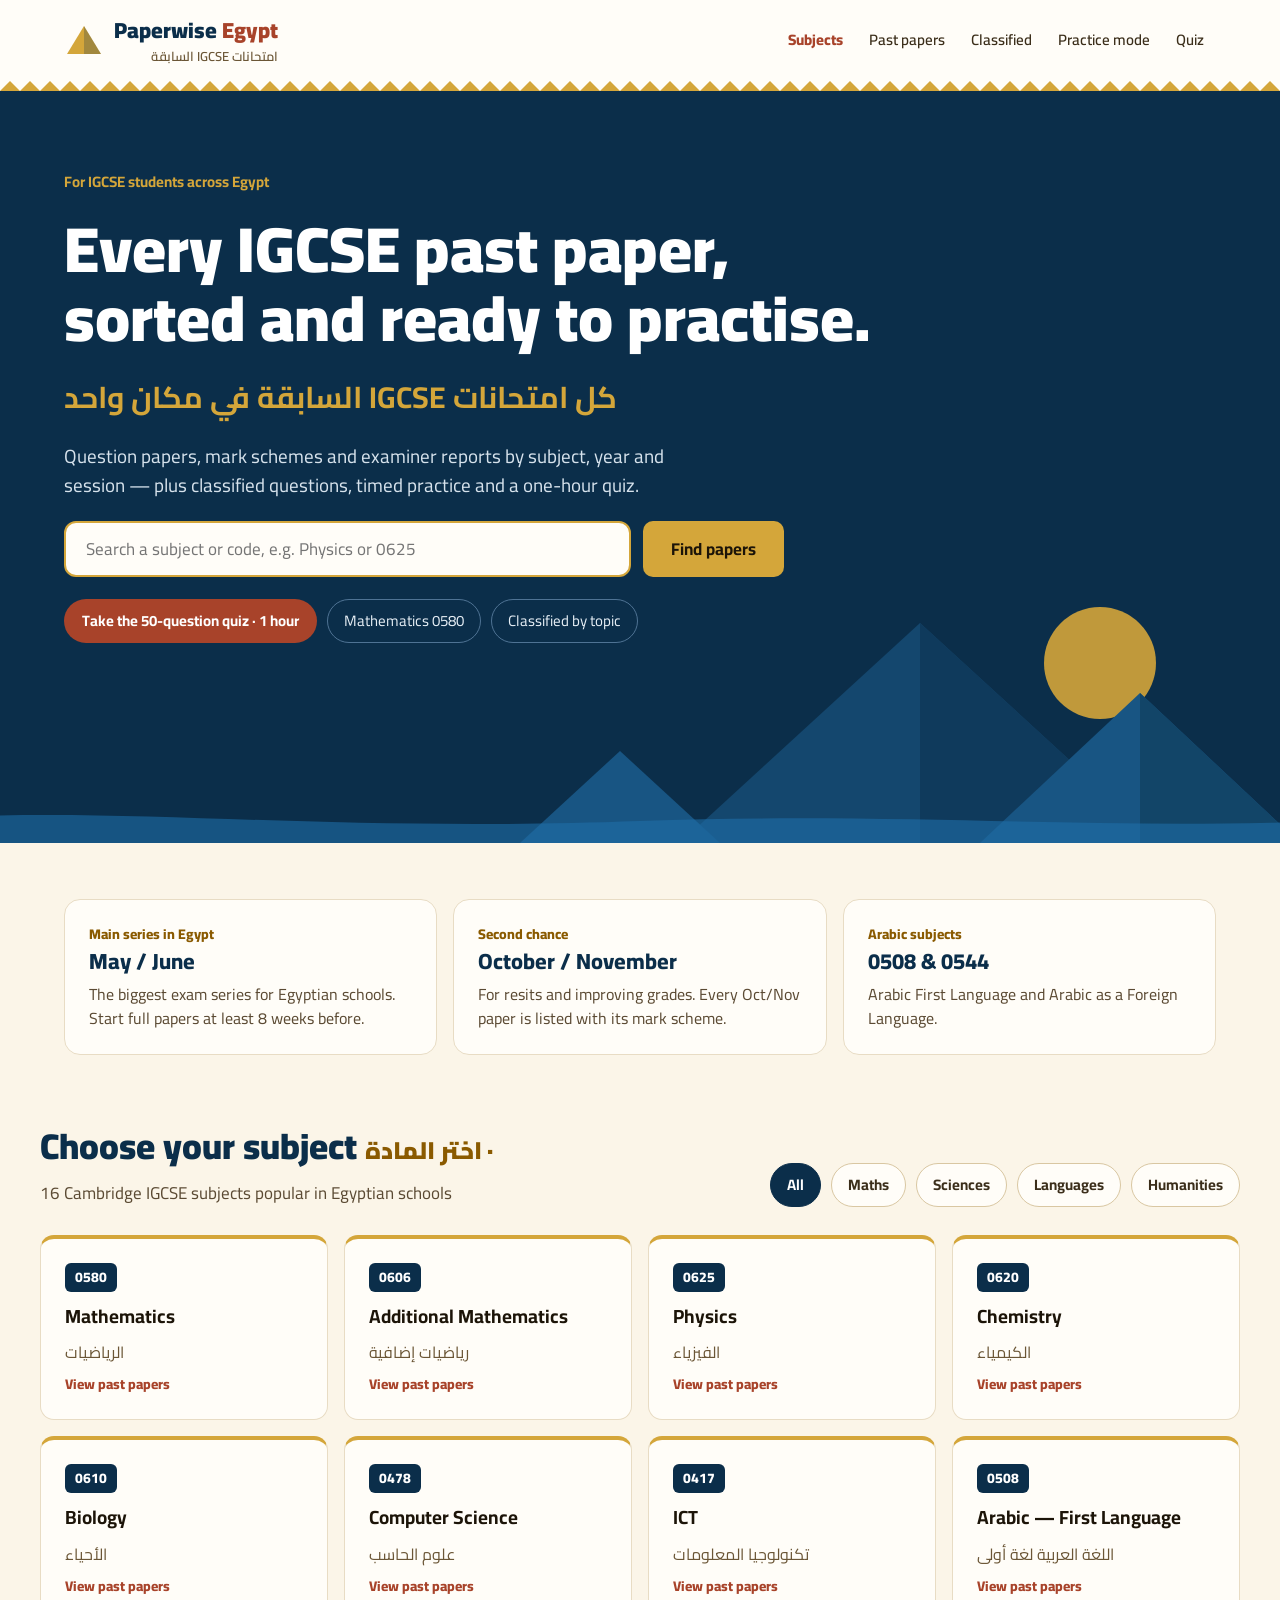
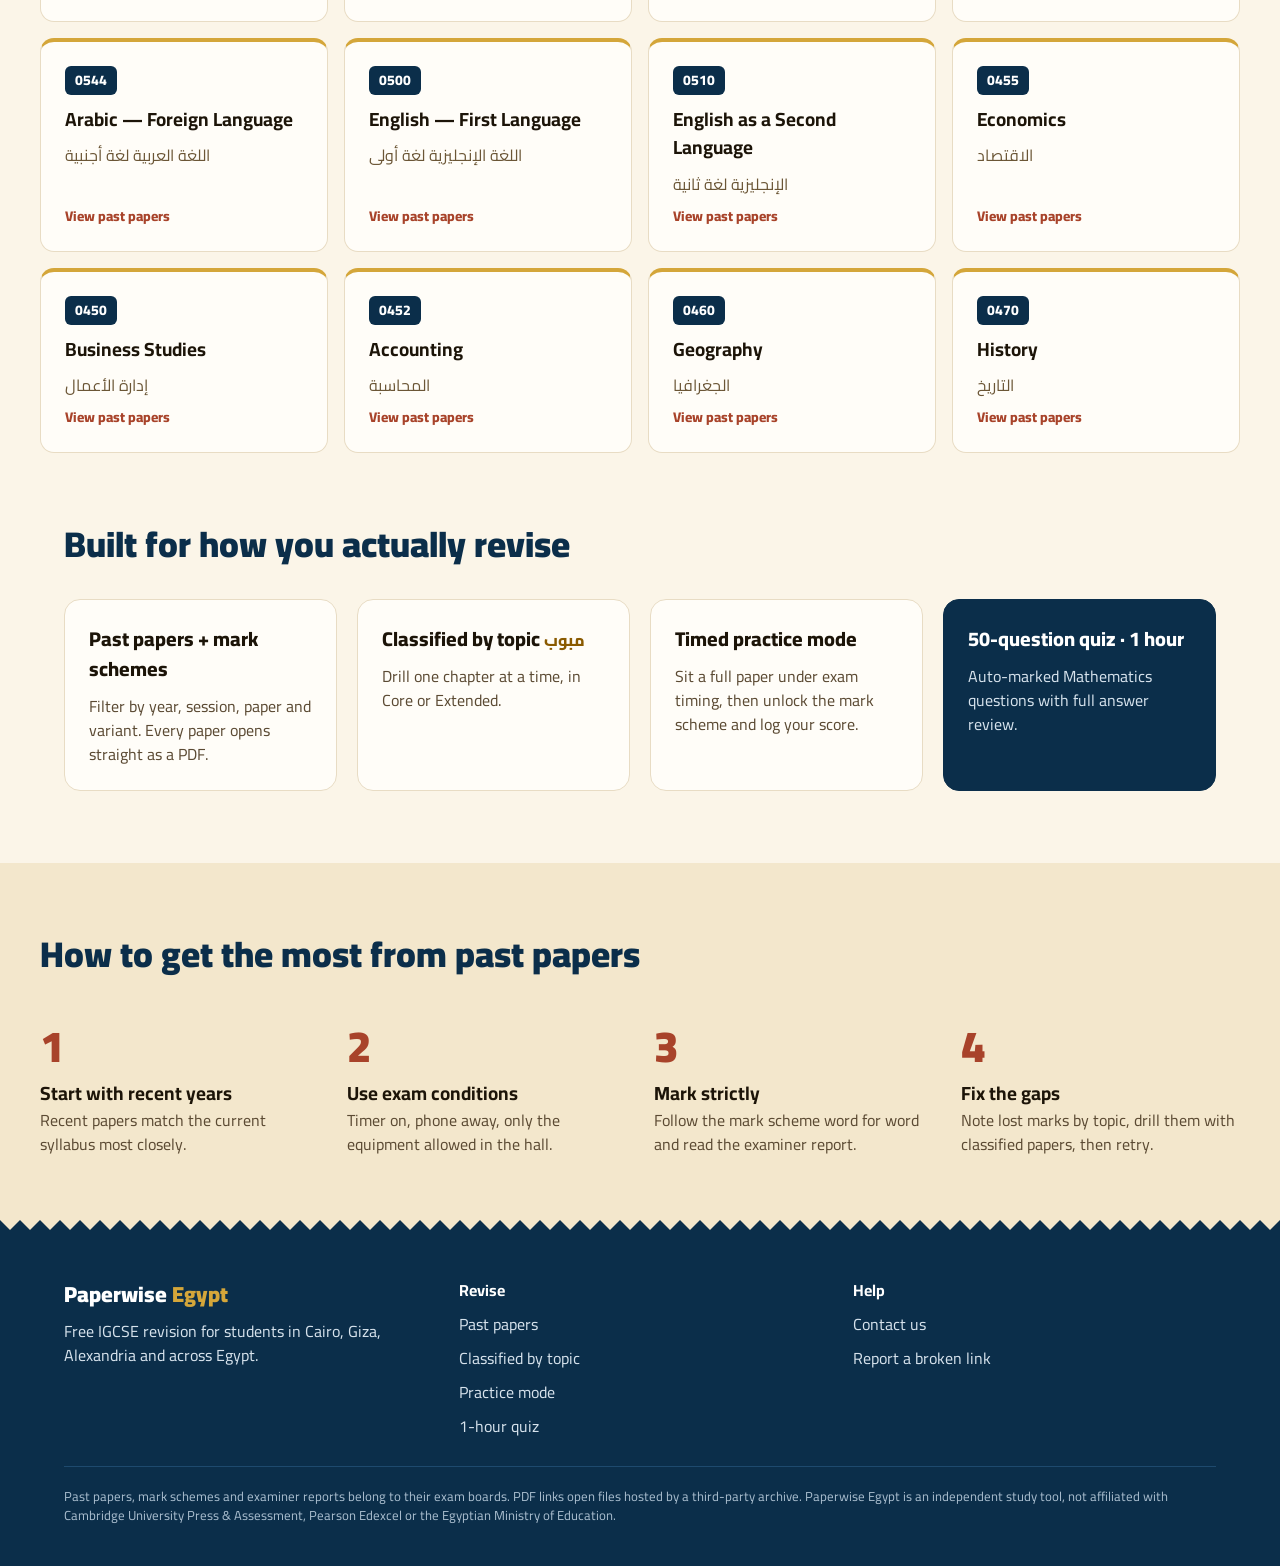
<file: index.html>
<!doctype html>
<html lang="en">
<head>
<meta charset="utf-8">
<meta name="viewport" content="width=device-width, initial-scale=1">
<title>Paperwise Egypt — IGCSE past papers</title>
<meta name="description" content="Free IGCSE past papers, mark schemes, classified questions and a timed quiz for students in Egypt.">
<link rel="icon" href="data:image/svg+xml,%3Csvg xmlns='http://www.w3.org/2000/svg' viewBox='0 0 40 34'%3E%3Cpath d='M20 3 L37 31 H3 Z' fill='%23D4A63A'/%3E%3C/svg%3E">
<link rel="preconnect" href="https://fonts.googleapis.com">
<link href="https://fonts.googleapis.com/css2?family=Cairo:wght@400;600;700;800;900&display=swap" rel="stylesheet">
<link rel="stylesheet" href="style.css">
</head>
<body data-page="home">
<header id="site-head"></header>

<section class="hero">
<svg class="scene" viewBox="0 0 1440 260" preserveAspectRatio="xMidYMax slice" aria-hidden="true">
<circle cx="1180" cy="80" r="56" fill="#D4A63A" opacity="0.9"/>
<path d="M760 260 L1000 40 L1240 260 Z" fill="#14476E"/><path d="M1000 40 L1240 260 L1000 260 Z" fill="#0F3A5C"/>
<path d="M1060 260 L1220 110 L1380 260 Z" fill="#185583"/><path d="M1220 110 L1380 260 L1220 260 Z" fill="#124568"/>
<path d="M600 260 L700 168 L800 260 Z" fill="#185583"/>
<path d="M0 236 C200 222 400 250 720 238 C1000 228 1200 250 1440 236 L1440 260 L0 260 Z" fill="#1F6FA8" opacity="0.6"/>
</svg>
<div class="wrap">
<p class="kicker">For IGCSE students across Egypt</p>
<h1>Every IGCSE past paper, sorted and ready to practise.</h1>
<p class="ar-line" lang="ar" dir="rtl" style="text-align:left">كل امتحانات IGCSE السابقة في مكان واحد</p>
<p class="lead">Question papers, mark schemes and examiner reports by subject, year and session — plus classified questions, timed practice and a one-hour quiz.</p>
<form class="search" onsubmit="event.preventDefault();document.getElementById('subjects').scrollIntoView()">
<label for="q" class="sr">Search by subject name or code</label>
<input id="q" type="search" placeholder="Search a subject or code, e.g. Physics or 0625">
<button class="btn btn-gold" type="submit">Find papers</button>
</form>
<div class="chips">
<a class="btn btn-terra" style="border-radius:999px" href="quiz.html">Take the 50-question quiz · 1 hour</a>
<a class="chip" href="papers.html">Mathematics 0580</a>
<a class="chip" href="classified.html">Classified by topic</a>
</div>
</div>
</section>

<section class="wrap" style="padding-top:56px">
<div class="grid" style="grid-template-columns:repeat(auto-fit,minmax(260px,1fr))">
<div class="card"><div style="font-size:14px;font-weight:800;color:var(--gold-text)">Main series in Egypt</div><div style="font-size:22px;font-weight:800;color:var(--nile)">May / June</div><p style="margin:4px 0 0;color:var(--muted)">The biggest exam series for Egyptian schools. Start full papers at least 8 weeks before.</p></div>
<div class="card"><div style="font-size:14px;font-weight:800;color:var(--gold-text)">Second chance</div><div style="font-size:22px;font-weight:800;color:var(--nile)">October / November</div><p style="margin:4px 0 0;color:var(--muted)">For resits and improving grades. Every Oct/Nov paper is listed with its mark scheme.</p></div>
<div class="card"><div style="font-size:14px;font-weight:800;color:var(--gold-text)">Arabic subjects</div><div style="font-size:22px;font-weight:800;color:var(--nile)">0508 &amp; 0544</div><p style="margin:4px 0 0;color:var(--muted)">Arabic First Language and Arabic as a Foreign Language.</p></div>
</div>
</section>

<section id="subjects" class="wrap section">
<div class="row-head">
<div><h2 class="h2">Choose your subject <span lang="ar" dir="rtl" style="font-size:24px;color:var(--gold-text)">· اختر المادة</span></h2><p class="sub" id="count"></p></div>
<div class="chips" role="group" aria-label="Subject group" id="groups"></div>
</div>
<div class="grid" id="subject-grid"></div>
<p class="empty" id="no-subject" hidden>No subject matches that search. Try the syllabus code from your statement of entry.</p>
</section>

<section class="wrap" style="padding-bottom:72px">
<h2 class="h2" style="margin-bottom:28px">Built for how you actually revise</h2>
<div class="grid" style="grid-template-columns:repeat(auto-fit,minmax(240px,1fr));gap:20px">
<a class="card feature" href="papers.html"><h3>Past papers + mark schemes</h3><p>Filter by year, session, paper and variant. Every paper opens straight as a PDF.</p></a>
<a class="card feature" href="classified.html"><h3>Classified by topic <span lang="ar" dir="rtl" style="font-size:16px;color:var(--gold-text)">مبوب</span></h3><p>Drill one chapter at a time, in Core or Extended.</p></a>
<a class="card feature" href="practice.html"><h3>Timed practice mode</h3><p>Sit a full paper under exam timing, then unlock the mark scheme and log your score.</p></a>
<a class="card feature dark" href="quiz.html"><h3>50-question quiz · 1 hour</h3><p>Auto-marked Mathematics questions with full answer review.</p></a>
</div>
</section>

<section class="band">
<div class="wrap section">
<h2 class="h2" style="margin-bottom:32px">How to get the most from past papers</h2>
<ol class="steps">
<li><div class="n">1</div><h3>Start with recent years</h3><p>Recent papers match the current syllabus most closely.</p></li>
<li><div class="n">2</div><h3>Use exam conditions</h3><p>Timer on, phone away, only the equipment allowed in the hall.</p></li>
<li><div class="n">3</div><h3>Mark strictly</h3><p>Follow the mark scheme word for word and read the examiner report.</p></li>
<li><div class="n">4</div><h3>Fix the gaps</h3><p>Note lost marks by topic, drill them with classified papers, then retry.</p></li>
</ol>
</div>
</section>

<footer id="site-foot"></footer>
<script src="common.js"></script>
<script>
var SUBJECTS = [
  ['0580','Mathematics','الرياضيات','Maths'],['0606','Additional Mathematics','رياضيات إضافية','Maths'],
  ['0625','Physics','الفيزياء','Sciences'],['0620','Chemistry','الكيمياء','Sciences'],['0610','Biology','الأحياء','Sciences'],
  ['0478','Computer Science','علوم الحاسب','Sciences'],['0417','ICT','تكنولوجيا المعلومات','Sciences'],
  ['0508','Arabic — First Language','اللغة العربية لغة أولى','Languages'],['0544','Arabic — Foreign Language','اللغة العربية لغة أجنبية','Languages'],
  ['0500','English — First Language','اللغة الإنجليزية لغة أولى','Languages'],['0510','English as a Second Language','الإنجليزية لغة ثانية','Languages'],
  ['0455','Economics','الاقتصاد','Humanities'],['0450','Business Studies','إدارة الأعمال','Humanities'],
  ['0452','Accounting','المحاسبة','Humanities'],['0460','Geography','الجغرافيا','Humanities'],['0470','History','التاريخ','Humanities']
];
var group = 'All';
var input = document.getElementById('q');
function render() {
  var q = input.value.trim().toLowerCase();
  var list = SUBJECTS.filter(function (s) {
    return (group === 'All' || s[3] === group) && (!q || s[1].toLowerCase().indexOf(q) > -1 || s[0].indexOf(q) > -1 || s[2].indexOf(input.value.trim()) > -1);
  });
  document.getElementById('subject-grid').innerHTML = list.map(function (s) {
    var href = s[0] === '0580' ? 'papers.html' : 'papers.html?soon=' + s[0];
    return '<a class="card subject" href="' + href + '"><span class="code">' + s[0] + '</span><span class="name">' + s[1] +
      '</span><span lang="ar" dir="rtl" style="color:#6B5636;text-align:left">' + s[2] + '</span><span class="more">View past papers</span></a>';
  }).join('');
  document.getElementById('no-subject').hidden = list.length > 0;
  document.getElementById('count').textContent = list.length + ' Cambridge IGCSE subjects popular in Egyptian schools';
  document.getElementById('groups').innerHTML = ['All','Maths','Sciences','Languages','Humanities'].map(function (g) {
    return '<button type="button" class="pill" aria-pressed="' + (g === group) + '" data-g="' + g + '">' + g + '</button>';
  }).join('');
}
document.getElementById('groups').addEventListener('click', function (e) {
  var g = e.target.getAttribute('data-g'); if (g) { group = g; render(); }
});
input.addEventListener('input', render);
render();
</script>
</body>
</html>
</file>
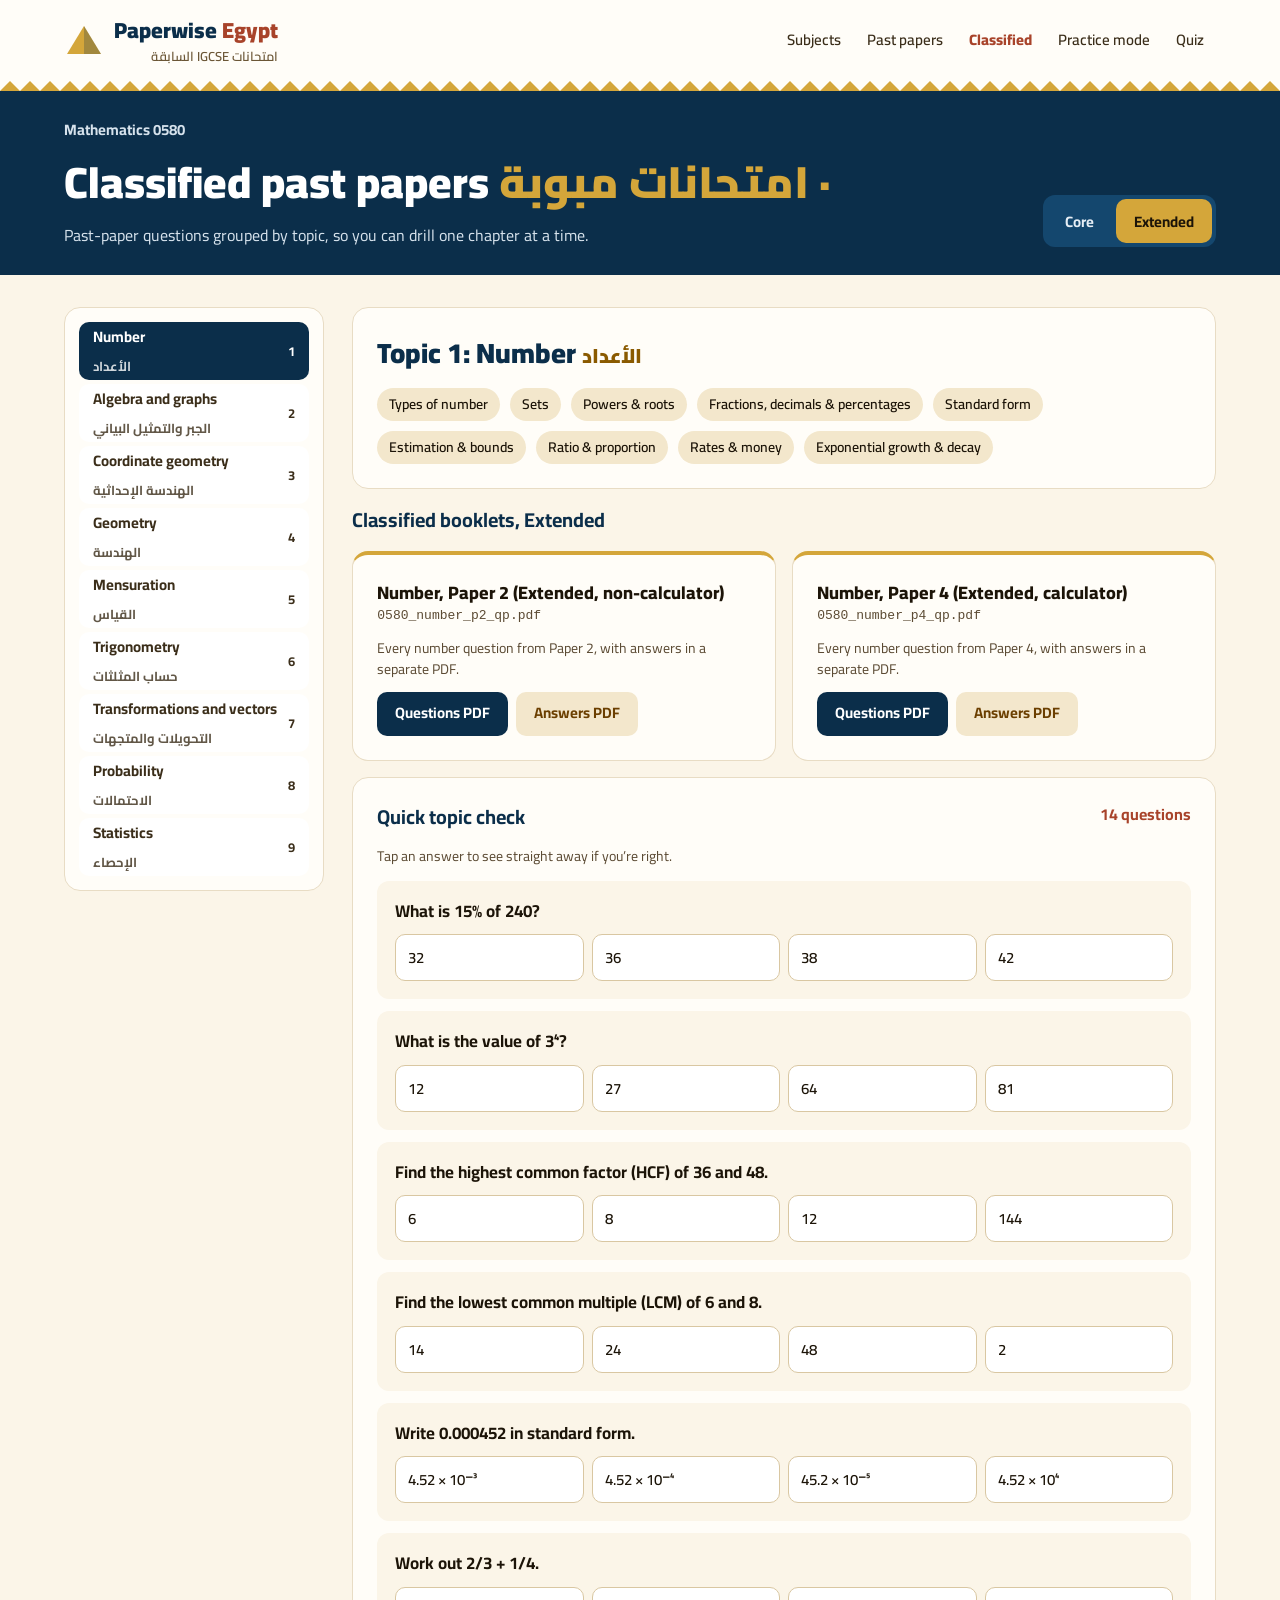
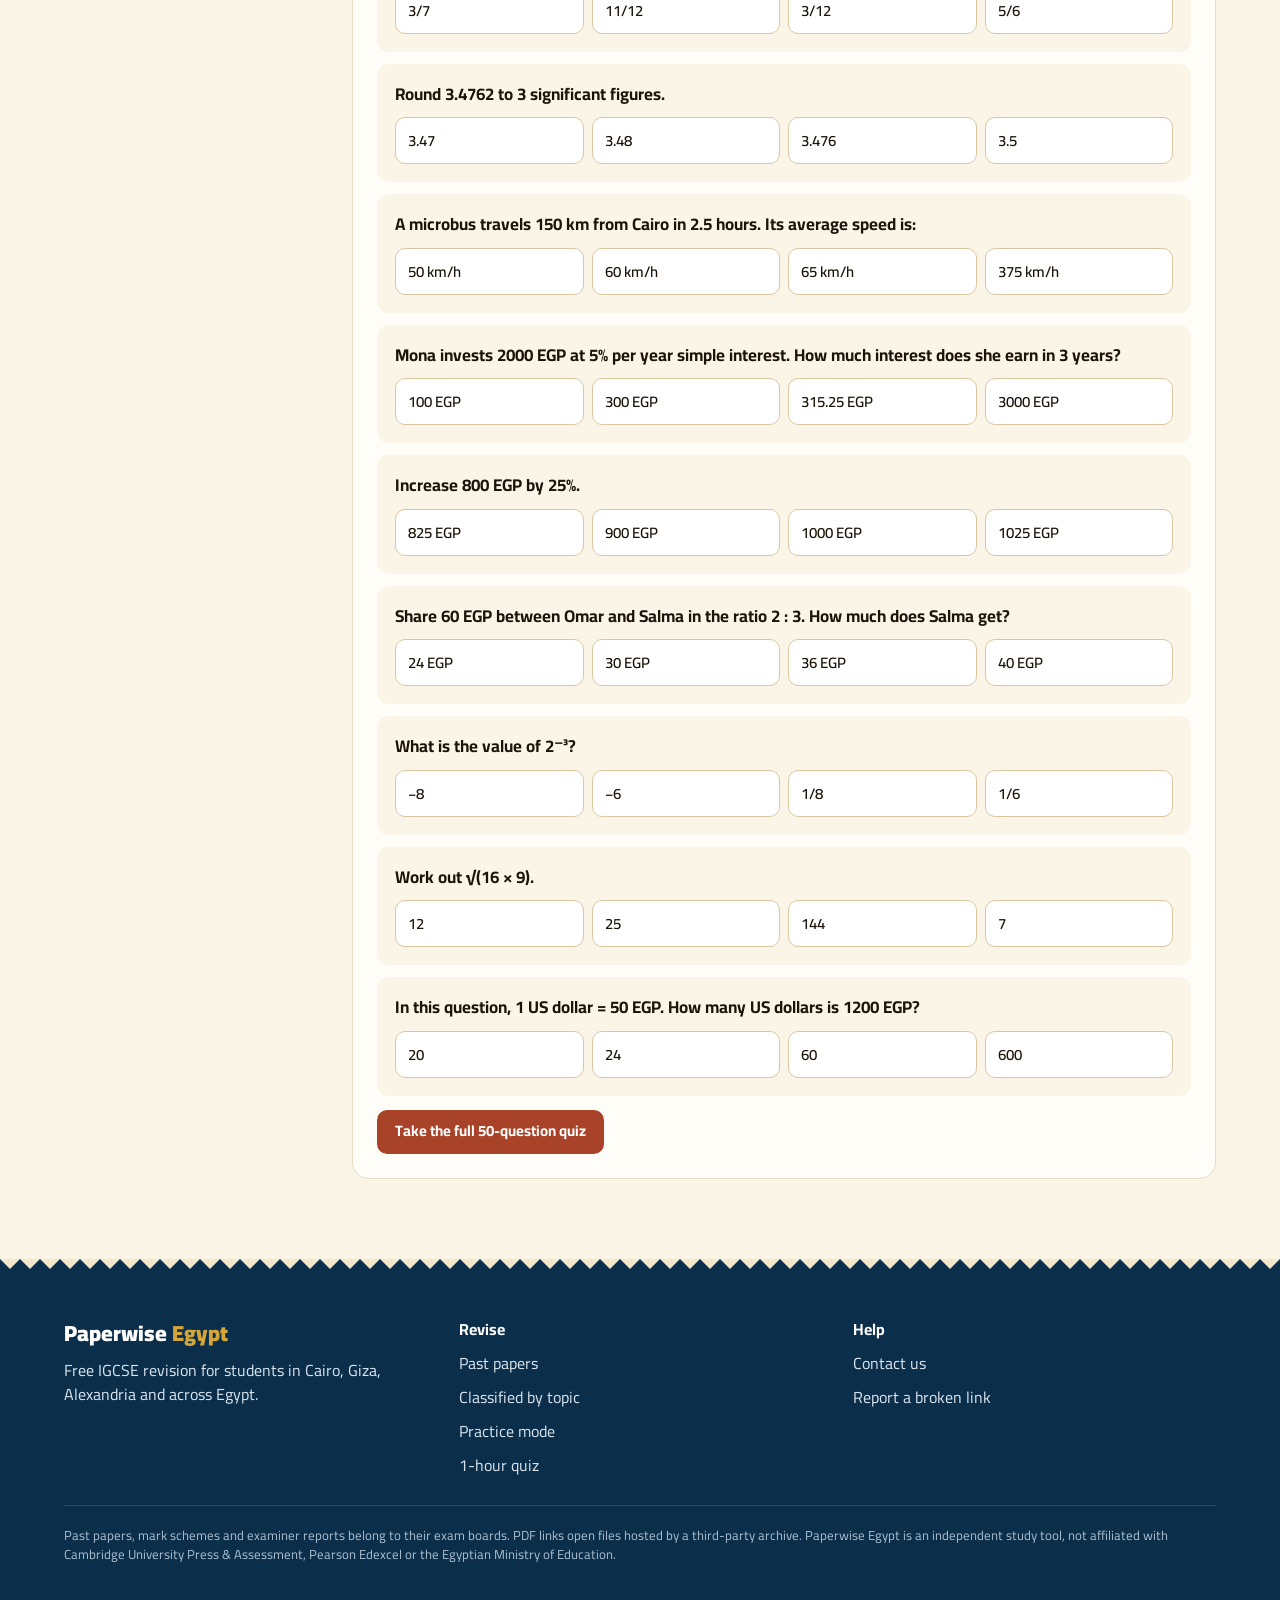
<file: classified.html>
<!doctype html>
<html lang="en">
<head>
<meta charset="utf-8">
<meta name="viewport" content="width=device-width, initial-scale=1">
<title>Classified past papers — Paperwise Egypt</title>
<link rel="icon" href="data:image/svg+xml,%3Csvg xmlns='http://www.w3.org/2000/svg' viewBox='0 0 40 34'%3E%3Cpath d='M20 3 L37 31 H3 Z' fill='%23D4A63A'/%3E%3C/svg%3E">
<link rel="preconnect" href="https://fonts.googleapis.com">
<link href="https://fonts.googleapis.com/css2?family=Cairo:wght@400;600;700;800;900&display=swap" rel="stylesheet">
<link rel="stylesheet" href="style.css">
</head>
<body data-page="classified">
<header id="site-head"></header>

<section class="banner"><div class="wrap" style="flex-direction:row;flex-wrap:wrap;justify-content:space-between;align-items:flex-end">
<div style="display:flex;flex-direction:column;gap:8px">
<p class="kicker">Mathematics 0580</p>
<h1>Classified past papers <span lang="ar" dir="rtl" style="color:var(--gold)">· امتحانات مبوبة</span></h1>
<p>Past-paper questions grouped by topic, so you can drill one chapter at a time.</p>
</div>
<div role="group" aria-label="Level" id="levels" style="display:inline-flex;padding:4px;background:var(--nile2);border-radius:12px;gap:4px"></div>
</div></section>

<div class="wrap split">
<nav class="side card" aria-label="Topics" id="topics" style="padding:14px;display:flex;flex-direction:column;gap:4px"></nav>
<main class="main">
<section class="card" style="display:flex;flex-direction:column;gap:14px">
<h2 id="tname" style="margin:0;font-size:28px;font-weight:900;color:var(--nile)"></h2>
<div class="chips" id="subs"></div>
</section>
<h3 style="margin:0;font-size:20px;color:var(--nile)" id="bhead"></h3>
<div class="grid" id="booklets" style="grid-template-columns:repeat(auto-fit,minmax(280px,1fr))"></div>
<section class="card" style="display:flex;flex-direction:column;gap:14px">
<div style="display:flex;justify-content:space-between;flex-wrap:wrap;gap:12px"><h3 style="margin:0;font-size:20px;color:var(--nile)">Quick topic check</h3><span id="qscore" style="font-weight:700;color:var(--terra)"></span></div>
<p style="margin:0;font-size:14px;color:var(--muted)">Tap an answer to see straight away if you’re right.</p>
<div id="quick" class="stack" style="gap:12px"></div>
<a class="btn btn-terra" href="quiz.html" style="align-self:flex-start">Take the full 50-question quiz</a>
</section>
</main>
</div>

<footer id="site-foot"></footer>
<script src="common.js"></script>
<script src="questions.js"></script>
<script>
var T = [
  ['number','Number','الأعداد',['Number'],['Types of number','Sets','Powers & roots','Fractions, decimals & percentages','Standard form','Estimation & bounds','Ratio & proportion','Rates & money','Exponential growth & decay']],
  ['algebra','Algebra and graphs','الجبر والتمثيل البياني',['Algebra','Functions','Sequences'],['Expressions & formulae','Expanding & factorising','Equations','Inequalities','Sequences','Indices','Graphs of functions','Functions']],
  ['coordinate-geometry','Coordinate geometry','الهندسة الإحداثية',['Coordinate geometry'],['Coordinates','Gradient','Equation of a line','Midpoint & length','Parallel & perpendicular lines']],
  ['geometry','Geometry','الهندسة',['Geometry'],['Angles & polygons','Constructions','Similarity','Symmetry','Circle theorems','Bearings']],
  ['mensuration','Mensuration','القياس',['Mensuration'],['Units','Perimeter & area','Circles, arcs & sectors','Surface area & volume','Compound shapes']],
  ['trigonometry','Trigonometry','حساب المثلثات',['Trigonometry'],['Pythagoras’ theorem','Right-angled triangles','Sine & cosine rules','Area of a triangle','3D trigonometry']],
  ['vectors-transformations','Transformations and vectors','التحويلات والمتجهات',['Vectors'],['Reflection','Rotation','Translation','Enlargement','Vector notation','Magnitude']],
  ['probability','Probability','الاحتمالات',['Probability'],['Probability scale','Relative frequency','Combined events','Tree diagrams','Venn diagrams','Conditional probability']],
  ['statistics','Statistics','الإحصاء',['Statistics'],['Averages & range','Charts & diagrams','Scatter diagrams','Cumulative frequency','Histograms']]
];
var PT = { 1: 'Paper 1 (Core, non-calculator)', 2: 'Paper 2 (Extended, non-calculator)', 3: 'Paper 3 (Core, calculator)', 4: 'Paper 4 (Extended, calculator)' };
var st = { topic: 0, level: 'ext', picks: {} };
var $ = function (id) { return document.getElementById(id); };
function render() {
  var t = T[st.topic], ext = st.level === 'ext';
  $('levels').innerHTML = [['core','Core'],['ext','Extended']].map(function (l) {
    var on = st.level === l[0];
    return '<button type="button" class="btn" data-l="' + l[0] + '" aria-pressed="' + on + '" style="' + (on ? 'background:var(--gold);color:var(--ink)' : 'background:transparent;color:#E6EEF5') + '">' + l[1] + '</button>';
  }).join('');
  $('topics').innerHTML = T.map(function (x, i) {
    return '<button type="button" class="opt" data-t="' + i + '" aria-current="' + (i === st.topic) + '" style="display:flex;justify-content:space-between;align-items:center;min-height:56px;border:0"><span><span style="display:block">' + x[1] + '</span><span lang="ar" dir="rtl" style="font-size:13px;opacity:.8">' + x[2] + '</span></span><span style="font-size:13px">' + (i + 1) + '</span></button>';
  }).join('');
  $('tname').innerHTML = 'Topic ' + (st.topic + 1) + ': ' + t[1] + ' <span lang="ar" dir="rtl" style="font-size:20px;color:var(--gold-text)">' + t[2] + '</span>';
  $('subs').innerHTML = t[4].map(function (s) { return '<span style="padding:6px 12px;border-radius:999px;background:var(--soft);font-size:14px;font-weight:600">' + s + '</span>'; }).join('');
  $('bhead').textContent = 'Classified booklets, ' + (ext ? 'Extended' : 'Core');
  $('booklets').innerHTML = (ext ? [2, 4] : [1, 3]).map(function (p) {
    var f = '0580_' + t[0] + '_p' + p;
    return '<div class="card" style="border-top:4px solid var(--gold);display:flex;flex-direction:column;gap:12px"><div><div style="font-size:18px;font-weight:800">' + t[1] + ', ' + PT[p] + '</div><div class="file">' + f + '_qp.pdf</div></div>' +
      '<p style="margin:0;font-size:14px;color:var(--muted)">Every ' + t[1].toLowerCase() + ' question from Paper ' + p + ', with answers in a separate PDF.</p>' +
      '<div style="display:flex;gap:8px;flex-wrap:wrap"><a class="btn btn-nile" target="_blank" rel="noopener" href="' + CLASSIFIED_BASE + f + '_qp.pdf">Questions PDF</a><a class="btn" style="background:var(--soft);color:#6B3F00" target="_blank" rel="noopener" href="' + CLASSIFIED_BASE + f + '_ms.pdf">Answers PDF</a></div></div>';
  }).join('');
  var right = 0, done = 0;
  var list = QUESTIONS.map(function (q, i) { return [q, i]; }).filter(function (x) { return t[3].indexOf(x[0][0]) > -1; });
  $('quick').innerHTML = list.map(function (x) {
    var q = x[0], i = x[1], pick = st.picks[i], ans = pick !== undefined;
    if (ans) { done++; if (pick === q[3]) right++; }
    return '<div style="padding:18px;border-radius:12px;background:var(--sand);display:flex;flex-direction:column;gap:10px"><p style="margin:0;font-size:17px;font-weight:700">' + q[1] + '</p>' +
      '<div class="grid" style="grid-template-columns:repeat(auto-fit,minmax(150px,1fr));gap:8px">' + q[2].map(function (o, j) {
        var c = ans && j === q[3] ? ' right' : ans && j === pick ? ' wrong' : '';
        return '<button type="button" class="qbtn' + c + '" data-q="' + i + '" data-j="' + j + '">' + o + '</button>';
      }).join('') + '</div>' +
      (ans ? '<p style="margin:0;font-weight:700;color:' + (pick === q[3] ? '#1F5F3A' : '#8A2E17') + '">' + (pick === q[3] ? 'Correct — أحسنت!' : 'Not quite, the answer is ' + q[2][q[3]]) + '</p>' : '') + '</div>';
  }).join('') || '<p style="margin:0;color:var(--muted)">No quick-check questions for this topic yet.</p>';
  $('qscore').textContent = done ? right + ' / ' + done + ' correct' : list.length + ' questions';
}
$('levels').onclick = function (e) { var b = e.target.closest('[data-l]'); if (b) { st.level = b.getAttribute('data-l'); render(); } };
$('topics').onclick = function (e) { var b = e.target.closest('[data-t]'); if (b) { st.topic = +b.getAttribute('data-t'); render(); } };
$('quick').onclick = function (e) { var b = e.target.closest('[data-q]'); if (b) { st.picks[b.getAttribute('data-q')] = +b.getAttribute('data-j'); render(); } };
render();
</script>
</body>
</html>
</file>
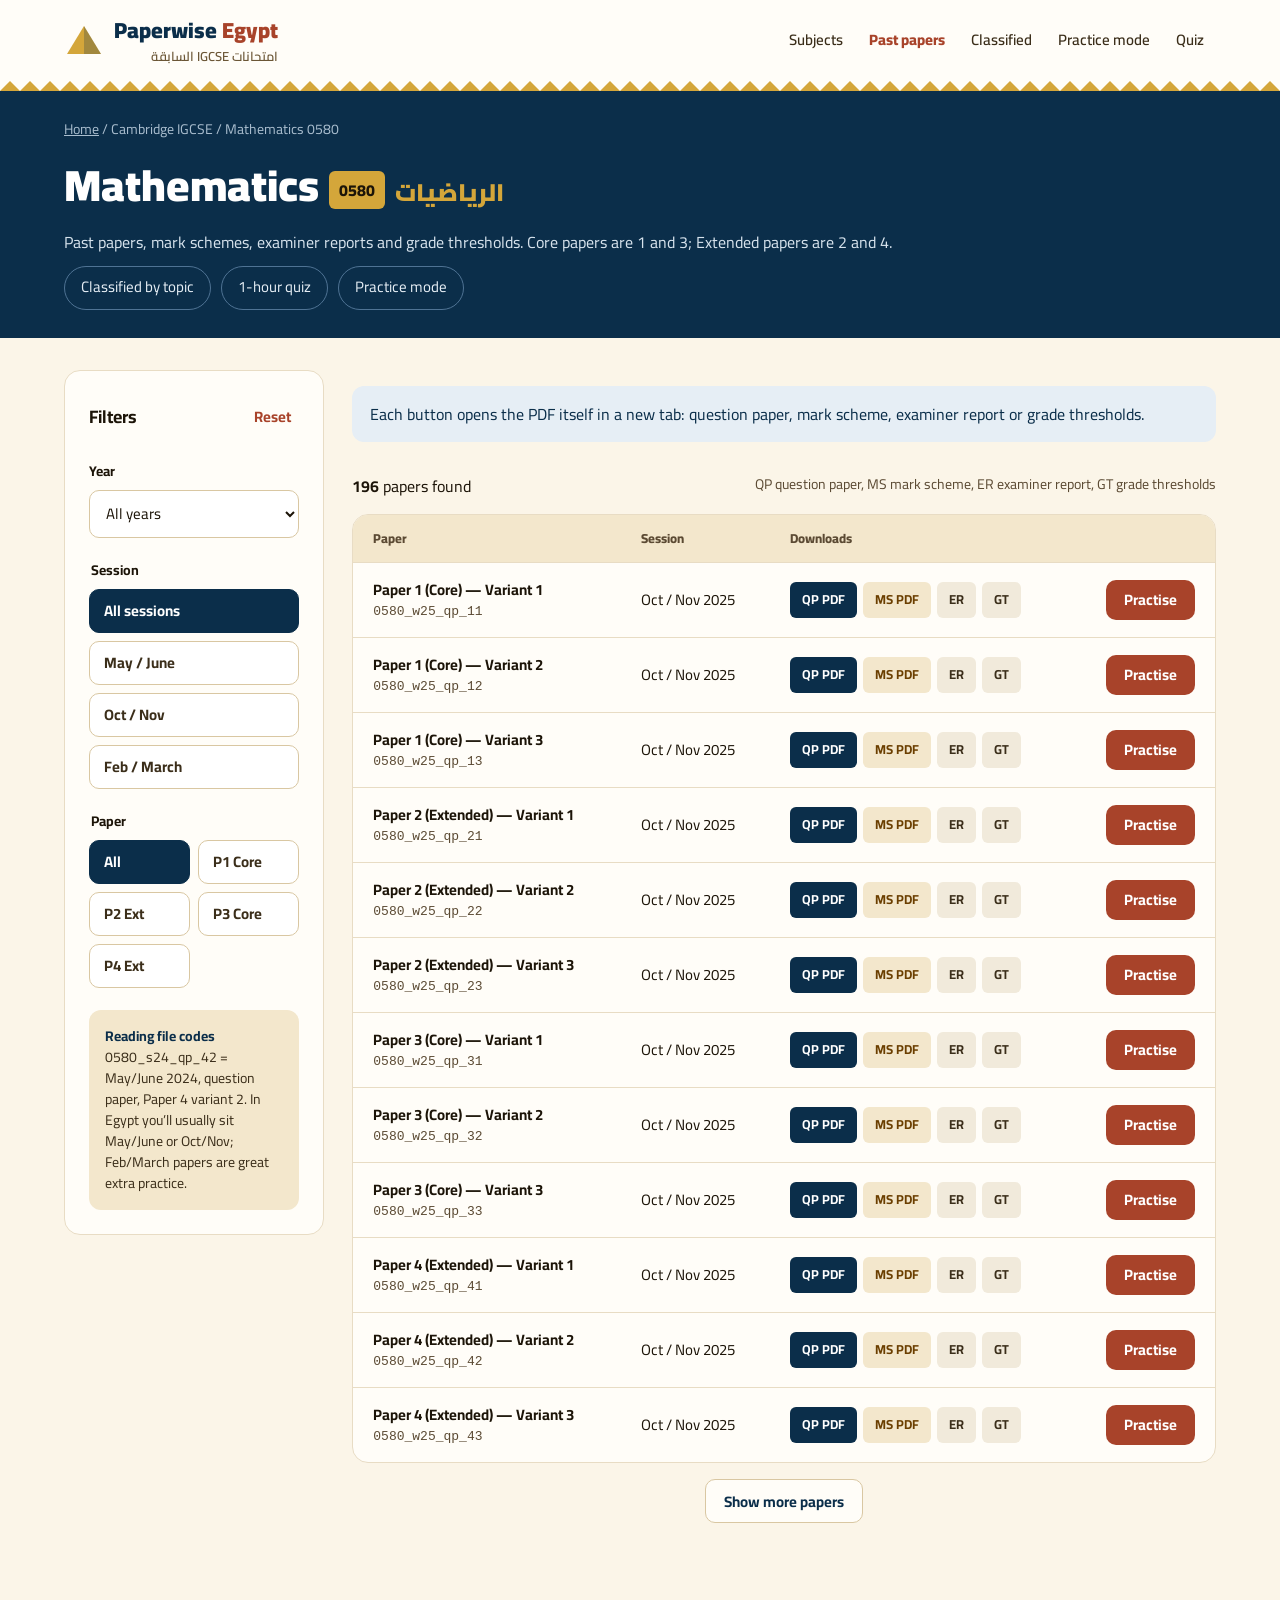
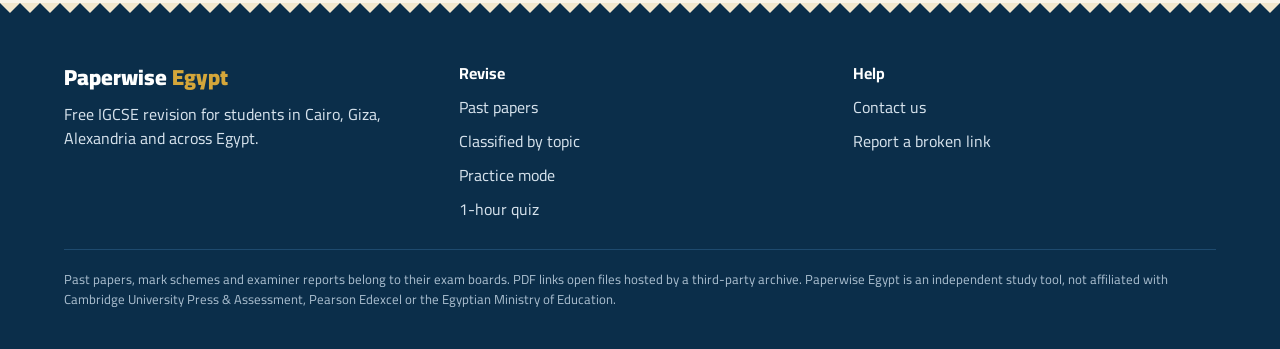
<file: papers.html>
<!doctype html>
<html lang="en">
<head>
<meta charset="utf-8">
<meta name="viewport" content="width=device-width, initial-scale=1">
<title>Mathematics 0580 past papers — Paperwise Egypt</title>
<link rel="icon" href="data:image/svg+xml,%3Csvg xmlns='http://www.w3.org/2000/svg' viewBox='0 0 40 34'%3E%3Cpath d='M20 3 L37 31 H3 Z' fill='%23D4A63A'/%3E%3C/svg%3E">
<link rel="preconnect" href="https://fonts.googleapis.com">
<link href="https://fonts.googleapis.com/css2?family=Cairo:wght@400;600;700;800;900&display=swap" rel="stylesheet">
<link rel="stylesheet" href="style.css">
</head>
<body data-page="papers">
<header id="site-head"></header>

<section class="banner"><div class="wrap">
<nav class="crumbs" aria-label="Breadcrumb"><a href="index.html">Home</a> / Cambridge IGCSE / Mathematics 0580</nav>
<h1>Mathematics <span class="code" style="font-size:16px;vertical-align:middle;background:var(--gold);color:var(--ink)">0580</span> <span lang="ar" dir="rtl" style="font-size:24px;color:var(--gold)">الرياضيات</span></h1>
<p>Past papers, mark schemes, examiner reports and grade thresholds. Core papers are 1 and 3; Extended papers are 2 and 4.</p>
<div class="chips"><a class="chip" href="classified.html">Classified by topic</a><a class="chip" href="quiz.html">1-hour quiz</a><a class="chip" href="practice.html">Practice mode</a></div>
</div></section>

<div class="wrap split">
<aside class="side card" aria-label="Filters" style="display:flex;flex-direction:column;gap:22px">
<div style="display:flex;justify-content:space-between;align-items:center"><h2 style="margin:0;font-size:18px">Filters</h2><button class="btn" id="reset" style="background:none;color:var(--terra);padding:0 8px">Reset</button></div>
<div class="field"><label for="year">Year</label>
<select id="year"><option value="all">All years</option><option>2025</option><option>2024</option><option>2023</option><option>2022</option><option>2021</option><option>2020</option><option>2019</option></select></div>
<fieldset style="border:0;margin:0;padding:0"><legend class="legend" style="margin-bottom:8px">Session</legend><div class="stack" id="sessions"></div></fieldset>
<fieldset style="border:0;margin:0;padding:0"><legend class="legend" style="margin-bottom:8px">Paper</legend><div class="two" id="papers"></div></fieldset>
<div class="note"><strong style="color:var(--nile)">Reading file codes</strong><br>0580_s24_qp_42 = May/June 2024, question paper, Paper 4 variant 2. In Egypt you’ll usually sit May/June or Oct/Nov; Feb/March papers are great extra practice.</div>
</aside>

<main class="main">
<p class="info" id="soon" hidden></p>
<p class="info">Each button opens the PDF itself in a new tab: question paper, mark scheme, examiner report or grade thresholds.</p>
<div style="display:flex;flex-wrap:wrap;justify-content:space-between;gap:12px"><p style="margin:0"><strong id="count"></strong> papers found</p><span style="font-size:14px;color:var(--muted)">QP question paper, MS mark scheme, ER examiner report, GT grade thresholds</span></div>
<div class="tablebox"><table>
<thead><tr><th scope="col">Paper</th><th scope="col">Session</th><th scope="col">Downloads</th><th scope="col"><span class="sr">Practise</span></th></tr></thead>
<tbody id="rows"></tbody></table></div>
<p class="empty" id="empty" hidden>No papers for that combination. Feb/March papers are released for variant 2 only.</p>
<button class="btn btn-ghost" id="more" style="align-self:center">Show more papers</button>
</main>
</div>

<footer id="site-foot"></footer>
<script src="common.js"></script>
<script>
var st = { year: 'all', session: 'all', paper: 'all', limit: 12 };
var SESS = [['all','All sessions'],['s','May / June'],['w','Oct / Nov'],['m','Feb / March']];
var PAPS = [['all','All'],['1','P1 Core'],['2','P2 Ext'],['3','P3 Core'],['4','P4 Ext']];
var SNAME = { m: 'Feb / March', s: 'May / June', w: 'Oct / Nov' };
var FOLDER = { m: 'March', s: 'May-June', w: 'Oct-Nov' };
var PNAME = { 1: 'Paper 1 (Core)', 2: 'Paper 2 (Extended)', 3: 'Paper 3 (Core)', 4: 'Paper 4 (Extended)' };
var ALL = [];
for (var y = 2025; y >= 2019; y--) {
  ['w','s','m'].forEach(function (s) {
    var yy = String(y).slice(2), dir = PDF_BASE + y + '-' + FOLDER[s] + '/0580_' + s + yy;
    [1,2,3,4].forEach(function (p) {
      (s === 'm' ? [2] : [1,2,3]).forEach(function (v) {
        ALL.push({ year: String(y), s: s, p: String(p), title: PNAME[p] + ' — Variant ' + v, session: SNAME[s] + ' ' + y,
          file: '0580_' + s + yy + '_qp_' + p + v, qp: dir + '_qp_' + p + v + '.pdf', ms: dir + '_ms_' + p + v + '.pdf',
          er: dir + '_er.pdf', gt: dir + '_gt.pdf' });
      });
    });
  });
}
function buttons(el, list, key) {
  el.innerHTML = list.map(function (o) { return '<button type="button" class="opt" aria-pressed="' + (st[key] === o[0]) + '" data-v="' + o[0] + '">' + o[1] + '</button>'; }).join('');
}
function render() {
  var f = ALL.filter(function (r) { return (st.year === 'all' || r.year === st.year) && (st.session === 'all' || r.s === st.session) && (st.paper === 'all' || r.p === st.paper); });
  document.getElementById('rows').innerHTML = f.slice(0, st.limit).map(function (r) {
    var practice = 'practice.html?file=' + encodeURIComponent(r.file) + '&qp=' + encodeURIComponent(r.qp) + '&ms=' + encodeURIComponent(r.ms) + '&er=' + encodeURIComponent(r.er);
    return '<tr><td><div style="font-weight:700">' + r.title + '</div><div class="file">' + r.file + '</div></td><td>' + r.session + '</td>' +
      '<td><div class="dl"><a class="qp" target="_blank" rel="noopener" href="' + r.qp + '">QP PDF</a><a class="ms" target="_blank" rel="noopener" href="' + r.ms + '">MS PDF</a>' +
      '<a class="x" target="_blank" rel="noopener" href="' + r.er + '">ER</a><a class="x" target="_blank" rel="noopener" href="' + r.gt + '">GT</a></div></td>' +
      '<td style="text-align:right"><a class="btn btn-terra" style="min-height:40px" href="' + practice + '">Practise</a></td></tr>';
  }).join('');
  document.getElementById('count').textContent = f.length;
  document.getElementById('empty').hidden = f.length > 0;
  document.getElementById('more').hidden = f.length <= st.limit;
  buttons(document.getElementById('sessions'), SESS, 'session');
  buttons(document.getElementById('papers'), PAPS, 'paper');
  document.getElementById('year').value = st.year;
}
document.getElementById('sessions').addEventListener('click', function (e) { var v = e.target.getAttribute('data-v'); if (v) { st.session = v; st.limit = 12; render(); } });
document.getElementById('papers').addEventListener('click', function (e) { var v = e.target.getAttribute('data-v'); if (v) { st.paper = v; st.limit = 12; render(); } });
document.getElementById('year').addEventListener('change', function (e) { st.year = e.target.value; st.limit = 12; render(); });
document.getElementById('reset').addEventListener('click', function () { st = { year: 'all', session: 'all', paper: 'all', limit: 12 }; render(); });
document.getElementById('more').addEventListener('click', function () { st.limit += 12; render(); });
var soon = new URLSearchParams(location.search).get('soon');
if (soon) { var s = document.getElementById('soon'); s.hidden = false; s.textContent = 'Papers for ' + soon + ' are coming soon. Mathematics 0580 is shown below for now.'; }
render();
</script>
</body>
</html>
</file>
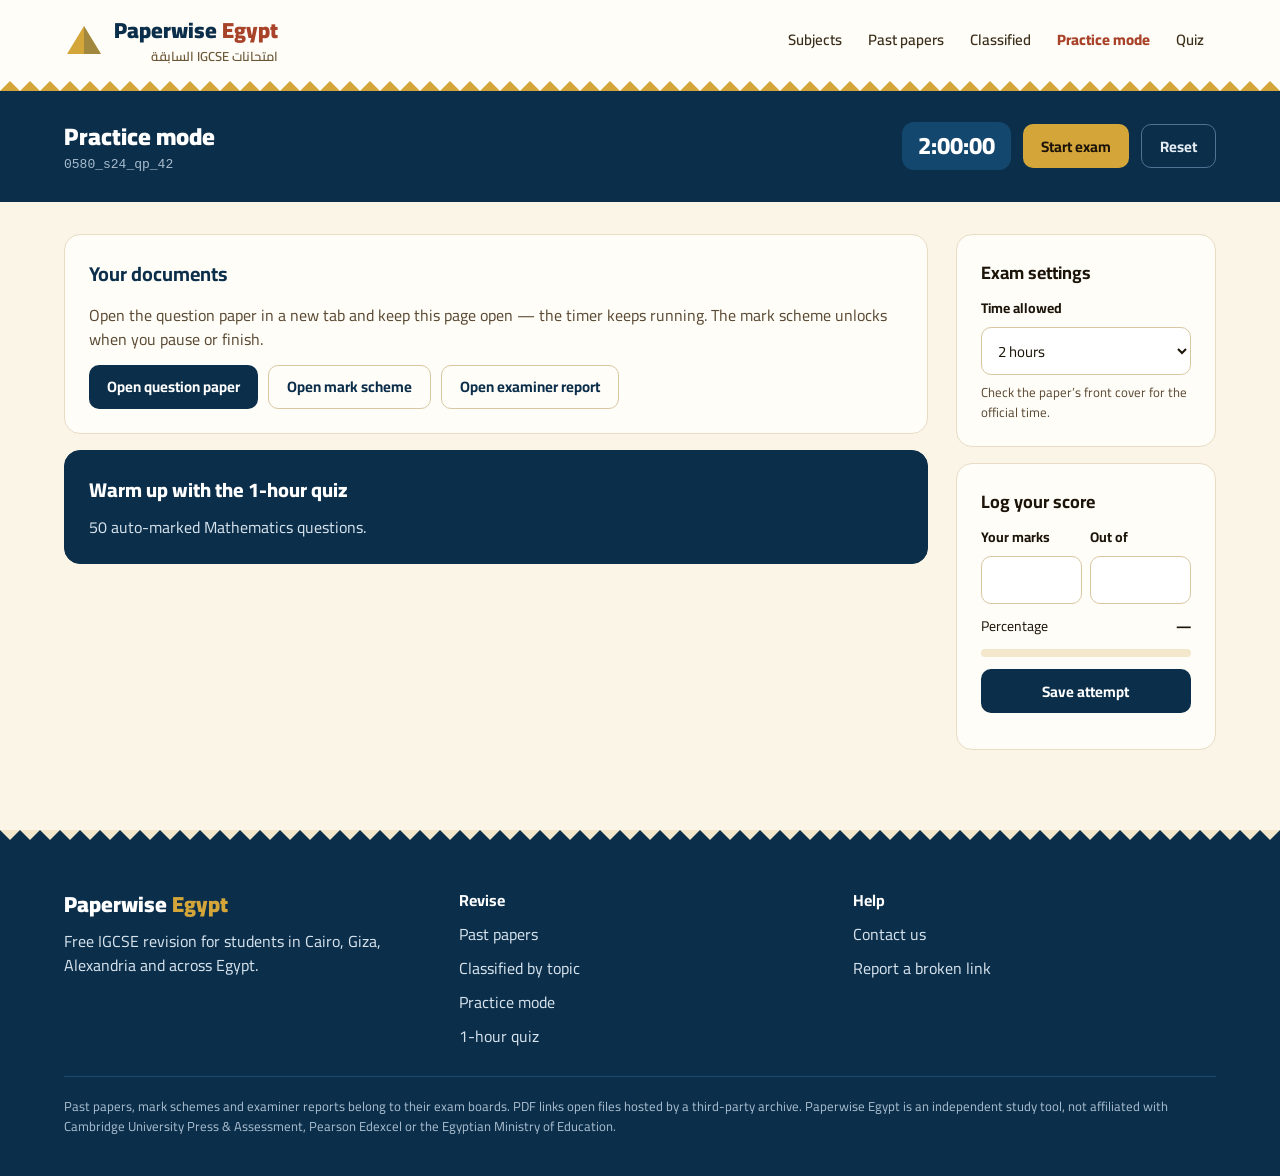
<file: practice.html>
<!doctype html>
<html lang="en">
<head>
<meta charset="utf-8">
<meta name="viewport" content="width=device-width, initial-scale=1">
<title>Practice mode — Paperwise Egypt</title>
<link rel="icon" href="data:image/svg+xml,%3Csvg xmlns='http://www.w3.org/2000/svg' viewBox='0 0 40 34'%3E%3Cpath d='M20 3 L37 31 H3 Z' fill='%23D4A63A'/%3E%3C/svg%3E">
<link rel="preconnect" href="https://fonts.googleapis.com">
<link href="https://fonts.googleapis.com/css2?family=Cairo:wght@400;600;700;800;900&display=swap" rel="stylesheet">
<link rel="stylesheet" href="style.css">
</head>
<body data-page="practice">
<header id="site-head"></header>

<section class="banner"><div class="wrap" style="flex-direction:row;flex-wrap:wrap;justify-content:space-between;align-items:center">
<div><h1 style="font-size:24px">Practice mode</h1><p class="file" id="paper" style="color:#A9BDCE"></p></div>
<div style="display:flex;gap:12px;flex-wrap:wrap;align-items:center">
<div class="timer" id="timer" aria-live="off">2:00:00</div>
<button class="btn btn-gold" id="toggle">Start exam</button>
<button class="btn" id="reset" style="background:transparent;color:#E6EEF5;border:1px solid #4F7394">Reset</button>
</div>
</div></section>

<div class="wrap split">
<main class="main">
<div class="card" style="display:flex;flex-direction:column;gap:14px;align-items:flex-start">
<h2 style="margin:0;font-size:20px;color:var(--nile)">Your documents</h2>
<p style="margin:0;color:var(--muted)">Open the question paper in a new tab and keep this page open — the timer keeps running. The mark scheme unlocks when you pause or finish.</p>
<div style="display:flex;flex-wrap:wrap;gap:10px">
<a class="btn btn-nile" id="qp" target="_blank" rel="noopener">Open question paper</a>
<a class="btn btn-ghost" id="ms" target="_blank" rel="noopener">Open mark scheme</a>
<a class="btn btn-ghost" id="er" target="_blank" rel="noopener">Open examiner report</a>
</div>
<p class="note" id="locked" hidden>Mark scheme is locked while the timer is running — no peeking.</p>
</div>
<a class="card feature dark" href="quiz.html"><h3>Warm up with the 1-hour quiz</h3><p>50 auto-marked Mathematics questions.</p></a>
</main>

<aside class="side" style="display:flex;flex-direction:column;gap:16px">
<div class="card" style="display:flex;flex-direction:column;gap:12px">
<h2 style="margin:0;font-size:18px">Exam settings</h2>
<div class="field"><label for="duration">Time allowed</label>
<select id="duration"><option value="45">45 minutes</option><option value="60">1 hour</option><option value="90">1 hour 30 minutes</option><option value="120" selected>2 hours</option><option value="135">2 hours 15 minutes</option><option value="150">2 hours 30 minutes</option></select>
<span style="font-size:13px;color:var(--muted)">Check the paper’s front cover for the official time.</span></div>
</div>
<div class="card" style="display:flex;flex-direction:column;gap:12px">
<h2 style="margin:0;font-size:18px">Log your score</h2>
<div class="two"><div class="field"><label for="marks">Your marks</label><input id="marks" type="number" min="0"></div><div class="field"><label for="total">Out of</label><input id="total" type="number" min="1"></div></div>
<div style="display:flex;justify-content:space-between;font-size:14px"><span>Percentage</span><strong id="pct">—</strong></div>
<div class="bar"><div id="pctbar" style="background:var(--terra)"></div></div>
<button class="btn btn-nile" id="save">Save attempt</button>
<ul id="history" style="margin:0;padding-left:18px;font-size:14px;color:var(--muted)"></ul>
</div>
</aside>
</div>

<footer id="site-foot"></footer>
<script src="common.js"></script>
<script>
var p = new URLSearchParams(location.search);
var DEF = PDF_BASE + '2024-May-June/0580_s24_';
var doc = { file: p.get('file') || '0580_s24_qp_42', qp: p.get('qp') || DEF + 'qp_42.pdf', ms: p.get('ms') || DEF + 'ms_42.pdf', er: p.get('er') || DEF + 'er.pdf' };
document.getElementById('paper').textContent = doc.file;
document.getElementById('qp').href = doc.qp;
document.getElementById('er').href = doc.er;
var duration = 120, left = 7200, running = false;
var tEl = document.getElementById('timer'), tog = document.getElementById('toggle'), ms = document.getElementById('ms');
function draw() {
  tEl.textContent = Math.floor(left / 3600) + ':' + pad(Math.floor(left % 3600 / 60)) + ':' + pad(left % 60);
  tEl.classList.toggle('low', left < 600 && left < duration * 60);
  tog.textContent = running ? 'Pause' : (left < duration * 60 ? 'Resume' : 'Start exam');
  if (running) { ms.removeAttribute('href'); ms.setAttribute('aria-disabled', 'true'); ms.style.opacity = .5; }
  else { ms.href = doc.ms; ms.removeAttribute('aria-disabled'); ms.style.opacity = 1; }
  document.getElementById('locked').hidden = !running;
}
setInterval(function () { if (running && left > 0) { left--; if (!left) running = false; draw(); } }, 1000);
tog.onclick = function () { running = !running; draw(); };
document.getElementById('reset').onclick = function () { running = false; left = duration * 60; draw(); };
document.getElementById('duration').onchange = function (e) { duration = +e.target.value; left = duration * 60; running = false; draw(); };
function pct() {
  var m = parseFloat(document.getElementById('marks').value), t = parseFloat(document.getElementById('total').value);
  var v = m >= 0 && t > 0 ? Math.min(100, Math.round(m / t * 100)) : null;
  document.getElementById('pct').textContent = v === null ? '—' : v + '%';
  document.getElementById('pctbar').style.width = (v || 0) + '%';
  return v;
}
document.getElementById('marks').oninput = pct; document.getElementById('total').oninput = pct;
function loadHistory() { try { return JSON.parse(localStorage.getItem('pw-history') || '[]'); } catch (e) { return []; } }
function showHistory() { document.getElementById('history').innerHTML = loadHistory().slice(-5).reverse().map(function (h) { return '<li>' + h.file + ': ' + h.pct + '% (' + h.date + ')</li>'; }).join(''); }
document.getElementById('save').onclick = function () {
  var v = pct(); if (v === null) return;
  var h = loadHistory(); h.push({ file: doc.file, pct: v, date: new Date().toLocaleDateString() });
  try { localStorage.setItem('pw-history', JSON.stringify(h)); } catch (e) {}
  this.textContent = 'Saved ✓'; showHistory();
};
showHistory(); draw();
</script>
</body>
</html>
</file>
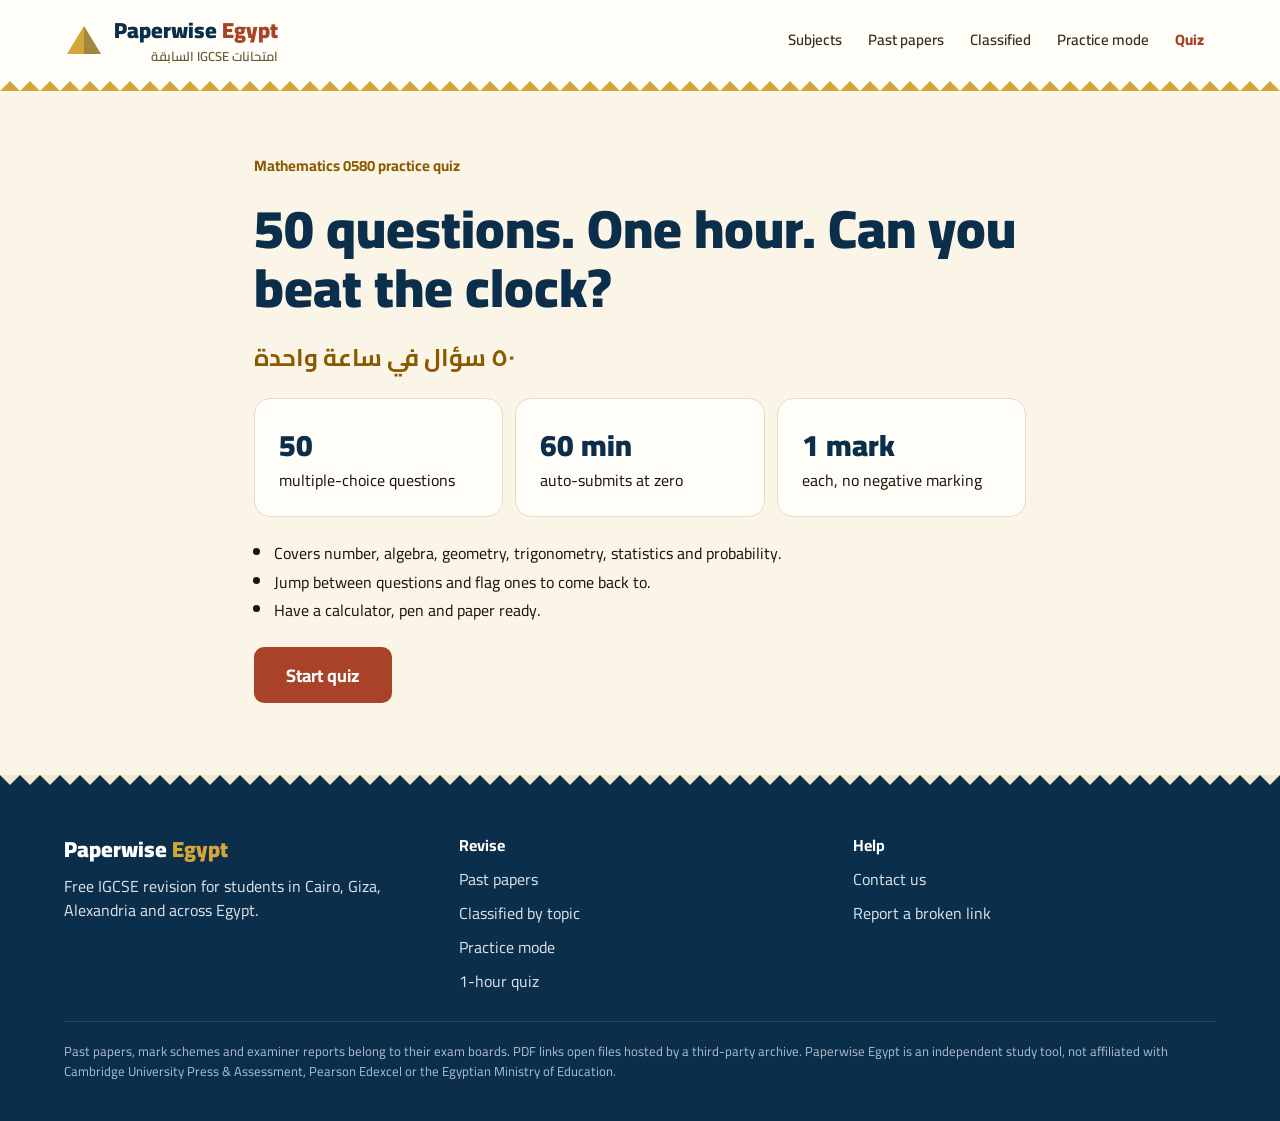
<file: quiz.html>
<!doctype html>
<html lang="en">
<head>
<meta charset="utf-8">
<meta name="viewport" content="width=device-width, initial-scale=1">
<title>50-question Mathematics quiz — Paperwise Egypt</title>
<link rel="icon" href="data:image/svg+xml,%3Csvg xmlns='http://www.w3.org/2000/svg' viewBox='0 0 40 34'%3E%3Cpath d='M20 3 L37 31 H3 Z' fill='%23D4A63A'/%3E%3C/svg%3E">
<link rel="preconnect" href="https://fonts.googleapis.com">
<link href="https://fonts.googleapis.com/css2?family=Cairo:wght@400;600;700;800;900&display=swap" rel="stylesheet">
<link rel="stylesheet" href="style.css">
</head>
<body data-page="quiz">
<header id="site-head"></header>

<section id="intro" class="wrap" style="max-width:820px;padding-top:64px;padding-bottom:72px;display:flex;flex-direction:column;gap:22px">
<p class="kicker" style="color:var(--gold-text)">Mathematics 0580 practice quiz</p>
<h1 style="margin:0;font-size:clamp(34px,5vw,54px);font-weight:900;line-height:1.1;color:var(--nile)">50 questions. One hour. Can you beat the clock?</h1>
<p lang="ar" dir="rtl" style="margin:0;font-size:24px;font-weight:700;color:var(--gold-text);text-align:left">٥٠ سؤال في ساعة واحدة</p>
<div class="grid" style="grid-template-columns:repeat(auto-fit,minmax(170px,1fr));gap:12px">
<div class="card"><div style="font-size:30px;font-weight:900;color:var(--nile)">50</div>multiple-choice questions</div>
<div class="card"><div style="font-size:30px;font-weight:900;color:var(--nile)">60 min</div>auto-submits at zero</div>
<div class="card"><div style="font-size:30px;font-weight:900;color:var(--nile)">1 mark</div>each, no negative marking</div>
</div>
<ul style="margin:0;padding-left:20px;line-height:1.8">
<li>Covers number, algebra, geometry, trigonometry, statistics and probability.</li>
<li>Jump between questions and flag ones to come back to.</li>
<li>Have a calculator, pen and paper ready.</li>
</ul>
<button class="btn btn-terra" id="start" style="align-self:flex-start;min-height:56px;font-size:18px;padding:0 32px">Start quiz</button>
</section>

<div id="quiz" class="wrap split" hidden>
<main class="main">
<div style="display:flex;justify-content:space-between;align-items:center;flex-wrap:wrap;gap:12px">
<span id="meta" style="color:var(--muted)"></span>
<div class="timer" id="timer">60:00</div>
</div>
<div class="bar"><div id="prog"></div></div>
<section class="card" style="padding:32px;display:flex;flex-direction:column;gap:20px">
<h2 id="qtext" style="margin:0;font-size:24px;font-weight:800;color:var(--nile)"></h2>
<div role="radiogroup" aria-labelledby="qtext" id="opts" class="stack" style="gap:10px"></div>
</section>
<div style="display:flex;flex-wrap:wrap;justify-content:space-between;gap:12px">
<button class="btn btn-ghost" id="prev">Previous</button>
<button class="btn btn-ghost" id="flag" style="border-color:var(--gold);color:#6B3F00">Flag for review</button>
<button class="btn btn-nile" id="next">Next</button>
</div>
</main>
<aside class="side card" aria-label="Question navigator" style="display:flex;flex-direction:column;gap:16px">
<h2 style="margin:0;font-size:17px">Questions</h2>
<div class="navgrid" id="navgrid"></div>
<p style="margin:0;font-size:13px;color:var(--muted)">Dark = answered, gold = flagged, white = not answered.</p>
<button class="btn btn-terra" id="submit">Submit quiz</button>
</aside>
</div>

<section id="result" class="wrap" style="max-width:960px;padding-top:48px;padding-bottom:72px;flex-direction:column;gap:20px" hidden>
<div style="background:var(--nile);color:#fff;border-radius:20px;padding:36px;display:flex;flex-wrap:wrap;align-items:center;gap:32px">
<div style="display:flex;flex-direction:column;align-items:center;justify-content:center;width:160px;height:160px;border-radius:50%;border:8px solid var(--gold)">
<span id="score" style="font-size:44px;font-weight:900;line-height:1"></span><span style="color:var(--sky)">out of 50</span></div>
<div style="flex:1 1 320px;display:flex;flex-direction:column;gap:8px">
<p id="tnote" style="margin:0;font-weight:800;color:var(--gold)"></p>
<h2 id="verdict" style="margin:0;font-size:34px;font-weight:900"></h2>
<p id="rmeta" style="margin:0;color:var(--sky)"></p>
<div style="display:flex;gap:10px;flex-wrap:wrap;margin-top:8px"><button class="btn btn-gold" id="again">Try again</button><a class="btn" href="classified.html" style="border:1px solid #4F7394;color:#fff">Drill weak topics</a></div>
</div></div>
<h2 class="h2" style="font-size:26px;margin-top:24px">Review your answers</h2>
<div id="review" class="stack" style="gap:10px"></div>
</section>

<footer id="site-foot"></footer>
<script src="common.js"></script>
<script src="questions.js"></script>
<script>
var Q = QUESTIONS, L = ['A','B','C','D'];
var idx = 0, answers = {}, flags = {}, left = 3600, timer = null;
var $ = function (id) { return document.getElementById(id); };
function show(screen) { ['intro','quiz','result'].forEach(function (s) { $(s).hidden = s !== screen; }); if (screen === 'result') $('result').style.display = 'flex'; else $('result').style.display = ''; window.scrollTo(0, 0); }
function fmt(t) { return pad(Math.floor(t / 60)) + ':' + pad(t % 60); }
function start() {
  idx = 0; answers = {}; flags = {}; left = 3600; show('quiz'); draw();
  clearInterval(timer);
  timer = setInterval(function () { left--; $('timer').textContent = fmt(left); $('timer').classList.toggle('low', left <= 300); if (left <= 0) finish(true); }, 1000);
}
function draw() {
  var q = Q[idx], n = Object.keys(answers).length;
  $('timer').textContent = fmt(left);
  $('meta').textContent = 'Question ' + (idx + 1) + ' of 50, ' + q[0] + '. ' + n + ' answered';
  $('prog').style.width = (n / Q.length * 100) + '%';
  $('qtext').textContent = q[1];
  $('opts').innerHTML = q[2].map(function (o, i) {
    return '<button type="button" role="radio" class="answer" aria-checked="' + (answers[idx] === i) + '" data-i="' + i + '"><span class="letter">' + L[i] + '</span><span>' + o + '</span></button>';
  }).join('');
  $('flag').textContent = flags[idx] ? 'Flagged ✓' : 'Flag for review';
  $('flag').setAttribute('aria-pressed', !!flags[idx]);
  $('next').textContent = idx === Q.length - 1 ? 'Finish and submit' : 'Next';
  $('navgrid').innerHTML = Q.map(function (x, i) {
    var c = (flags[i] ? 'flag' : answers[i] !== undefined ? 'done' : '') + (i === idx ? ' cur' : '');
    return '<button type="button" class="' + c + '" data-i="' + i + '" aria-label="Question ' + (i + 1) + (answers[i] !== undefined ? ', answered' : '') + (flags[i] ? ', flagged' : '') + '">' + (i + 1) + '</button>';
  }).join('');
}
function finish(timedOut) {
  clearInterval(timer);
  var score = Q.reduce(function (s, x, i) { return s + (answers[i] === x[3] ? 1 : 0); }, 0), pct = Math.round(score / 50 * 100);
  $('score').textContent = score;
  $('tnote').textContent = timedOut ? 'Time’s up, auto-submitted' : 'Quiz submitted';
  $('verdict').textContent = pct >= 80 ? 'Excellent — ممتاز!' : pct >= 60 ? 'Good work, keep going' : pct >= 40 ? 'Getting there, review below' : 'Time to revise these topics';
  $('rmeta').textContent = pct + '%, time used ' + fmt(3600 - Math.max(0, left));
  $('review').innerHTML = Q.map(function (x, i) {
    var a = answers[i], ok = a === x[3], blank = a === undefined;
    return '<div class="card" style="padding:16px 18px;display:flex;flex-direction:column;gap:6px"><div style="display:flex;justify-content:space-between;gap:12px;flex-wrap:wrap"><strong>Q' + (i + 1) + ', ' + x[0] + '</strong><span class="tag ' + (ok ? 'ok' : blank ? 'skip' : 'bad') + '">' + (ok ? 'Correct' : blank ? 'Skipped' : 'Wrong') + '</span></div>' +
      '<p style="margin:0">' + x[1] + '</p><p style="margin:0;font-size:14px">Your answer: <strong>' + (blank ? 'Not answered' : L[a] + '. ' + x[2][a]) + '</strong>. Correct: <strong style="color:#1F5F3A">' + L[x[3]] + '. ' + x[2][x[3]] + '</strong></p></div>';
  }).join('');
  show('result');
}
$('start').onclick = start; $('again').onclick = start;
$('opts').onclick = function (e) { var b = e.target.closest('[data-i]'); if (b) { answers[idx] = +b.getAttribute('data-i'); draw(); } };
$('navgrid').onclick = function (e) { var b = e.target.closest('[data-i]'); if (b) { idx = +b.getAttribute('data-i'); draw(); } };
$('prev').onclick = function () { if (idx > 0) { idx--; draw(); } };
$('next').onclick = function () { if (idx === Q.length - 1) { if (confirm('Submit your quiz now?')) finish(false); } else { idx++; draw(); } };
$('flag').onclick = function () { flags[idx] = !flags[idx]; draw(); };
$('submit').onclick = function () { if (confirm('Submit your quiz now?')) finish(false); };
</script>
</body>
</html>
</file>
<file: style.css>
:root{
  --nile:#0B2E4A; --nile2:#14476E; --gold:#D4A63A; --gold-text:#8A5A00;
  --terra:#A8432A; --sand:#FBF5E8; --card:#FFFDF8; --line:#E8DCC4; --line2:#D9C7A2;
  --ink:#1C1408; --muted:#5B4A33; --soft:#F3E7CC; --sky:#D6E2EC;
}
*{box-sizing:border-box}
body{margin:0;font-family:Cairo,'Segoe UI',Tahoma,sans-serif;color:var(--ink);background:var(--sand);line-height:1.5}
a{color:#1F4E9C}
a:hover{color:var(--nile)}
:focus-visible{outline:3px solid var(--terra);outline-offset:2px}
button,input,select{font-family:inherit}
.wrap{max-width:1200px;margin:0 auto;padding:0 24px}
.sr{position:absolute;width:1px;height:1px;overflow:hidden;clip:rect(0 0 0 0)}
.ar{font-family:Cairo,sans-serif}
.zz{display:block;width:100%;height:10px}

/* header */
.site-head{background:var(--card)}
.site-head .wrap{display:flex;flex-wrap:wrap;align-items:center;justify-content:space-between;gap:16px;padding-top:14px;padding-bottom:14px}
.logo{display:flex;align-items:center;gap:10px;text-decoration:none;color:var(--nile)}
.logo b{font-weight:900;font-size:22px}
.logo b span{color:var(--terra)}
.logo small{display:block;font-size:13px;font-weight:600;color:#6B5636}
.nav{display:flex;flex-wrap:wrap;align-items:center;gap:2px}
.nav a{padding:12px;text-decoration:none;color:#3B2E1A;font-weight:600;font-size:15px}
.nav a[aria-current="page"]{color:var(--terra);font-weight:800}

/* buttons */
.btn{display:inline-flex;align-items:center;justify-content:center;gap:8px;min-height:44px;padding:0 18px;border-radius:10px;border:0;font-size:15px;font-weight:700;text-decoration:none;cursor:pointer}
.btn-nile{background:var(--nile);color:#fff}
.btn-gold{background:var(--gold);color:var(--ink)}
.btn-terra{background:var(--terra);color:#fff}
.btn-ghost{background:var(--card);color:var(--nile);border:1px solid var(--line2)}
.btn:hover{filter:brightness(1.07)}
.pill{min-height:44px;padding:0 16px;border-radius:999px;font-size:15px;font-weight:700;cursor:pointer;background:var(--card);color:#3B2E1A;border:1px solid var(--line2)}
.pill[aria-pressed="true"]{background:var(--nile);color:#fff;border-color:var(--nile)}

/* hero */
.hero{background:var(--nile);color:#fff;position:relative;overflow:hidden}
.hero svg.scene{position:absolute;left:0;right:0;bottom:0;width:100%;height:260px}
.hero .wrap{position:relative;padding-top:80px;padding-bottom:200px;display:flex;flex-direction:column;gap:22px}
.hero h1{margin:0;font-size:clamp(36px,6vw,64px);font-weight:900;line-height:1.08;max-width:860px}
.hero .lead{margin:0;font-size:19px;color:var(--sky);max-width:640px}
.hero .ar-line{margin:0;font-size:clamp(22px,3vw,30px);font-weight:700;color:var(--gold)}
.kicker{margin:0;font-size:15px;font-weight:700;color:var(--gold)}
.search{display:flex;flex-wrap:wrap;gap:12px;max-width:720px}
.search input{flex:1 1 320px;min-width:0;height:56px;padding:0 20px;border-radius:12px;border:2px solid var(--gold);background:var(--card);color:var(--ink);font-size:17px}
.search .btn{height:56px;font-size:17px;padding:0 28px}
.chips{display:flex;flex-wrap:wrap;gap:10px}
.chip{min-height:44px;display:inline-flex;align-items:center;padding:0 16px;border-radius:999px;border:1px solid #4F7394;color:#E6EEF5;text-decoration:none;font-size:15px}

/* sections & cards */
.section{padding:64px 0}
.h2{margin:0 0 8px;font-size:36px;font-weight:900;color:var(--nile)}
.sub{margin:0;color:var(--muted);font-size:17px}
.grid{display:grid;gap:16px;grid-template-columns:repeat(auto-fill,minmax(260px,1fr))}
.card{background:var(--card);border:1px solid var(--line);border-radius:16px;padding:24px}
.subject{display:flex;flex-direction:column;gap:10px;text-decoration:none;color:var(--ink);border-top:4px solid var(--gold);border-radius:14px;min-height:150px}
.code{align-self:flex-start;font-size:14px;font-weight:800;padding:4px 10px;border-radius:6px;background:var(--nile);color:#fff}
.subject .name{font-size:19px;font-weight:700}
.subject .more{margin-top:auto;font-size:14px;font-weight:800;color:var(--terra)}
.row-head{display:flex;flex-wrap:wrap;justify-content:space-between;align-items:flex-end;gap:16px;margin-bottom:28px}
.feature{display:flex;flex-direction:column;gap:10px;text-decoration:none;color:var(--ink)}
.feature h3{margin:0;font-size:20px;font-weight:800}
.feature p{margin:0;color:var(--muted)}
.feature.dark{background:var(--nile);color:#fff;border-color:var(--nile)}
.feature.dark p{color:var(--sky)}
.band{background:var(--soft)}
.steps{list-style:none;margin:0;padding:0;display:grid;gap:28px;grid-template-columns:repeat(auto-fit,minmax(230px,1fr))}
.steps .n{font-size:44px;font-weight:900;color:var(--terra)}
.steps h3{margin:0;font-size:19px}
.steps p{margin:0;color:var(--muted)}
.empty{padding:32px;background:var(--card);border:1px dashed var(--line2);border-radius:14px;color:var(--muted);text-align:center}

/* footer */
.foot{background:var(--nile);color:var(--sky)}
.foot .wrap{padding-top:48px;padding-bottom:40px;display:flex;flex-direction:column;gap:28px}
.foot .cols{display:grid;gap:32px;grid-template-columns:repeat(auto-fit,minmax(200px,1fr))}
.foot nav{display:flex;flex-direction:column;gap:10px}
.foot nav a{color:var(--sky);text-decoration:none}
.foot strong{color:#fff}
.foot .legal{margin:0;padding-top:20px;border-top:1px solid #1E4A6E;font-size:13px;color:#A9BDCE}

/* page banner */
.banner{background:var(--nile);color:#fff}
.banner .wrap{padding-top:28px;padding-bottom:28px;display:flex;flex-direction:column;gap:12px}
.banner h1{margin:0;font-size:clamp(30px,4vw,44px);font-weight:900}
.banner p{margin:0;color:var(--sky)}
.crumbs{font-size:14px;color:#A9BDCE}
.crumbs a{color:#A9BDCE}

/* two-column layouts */
.split{display:flex;flex-wrap:wrap;gap:28px;align-items:flex-start;padding-top:32px;padding-bottom:80px}
.side{flex:1 1 260px;max-width:100%}
.main{flex:999 1 560px;min-width:0;display:flex;flex-direction:column;gap:16px}
.field{display:flex;flex-direction:column;gap:8px}
.field label,.legend{font-size:14px;font-weight:700}
select,input[type=number]{height:48px;padding:0 12px;border-radius:10px;border:1px solid var(--line2);font-size:15px;background:#fff;color:var(--ink);min-width:0}
.stack{display:flex;flex-direction:column;gap:8px}
.two{display:grid;grid-template-columns:repeat(2,minmax(0,1fr));gap:8px}
.opt{min-height:44px;padding:0 14px;border-radius:10px;text-align:left;font-size:15px;font-weight:700;cursor:pointer;background:#fff;color:#3B2E1A;border:1px solid var(--line2)}
.opt[aria-pressed="true"],.opt[aria-current="true"]{background:var(--nile);color:#fff;border-color:var(--nile)}
.note{padding:16px;border-radius:12px;background:var(--soft);font-size:14px;color:#3B2E1A}
.info{display:flex;gap:12px;padding:16px 18px;border-radius:12px;background:#E6EEF5;color:var(--nile)}
.tablebox{overflow-x:auto;background:var(--card);border:1px solid var(--line);border-radius:16px}
table{width:100%;min-width:720px;border-collapse:collapse;font-size:15px}
th{text-align:left;padding:14px 20px;font-size:13px;font-weight:800;color:var(--muted);background:var(--soft)}
td{padding:16px 20px;border-top:1px solid var(--line);vertical-align:middle}
.file{font-size:13px;color:var(--muted);font-family:ui-monospace,Menlo,monospace}
.dl{display:flex;gap:6px;flex-wrap:wrap}
.dl a{display:inline-flex;align-items:center;min-height:36px;padding:0 12px;border-radius:6px;font-size:13px;font-weight:700;text-decoration:none}
.dl .qp{background:var(--nile);color:#fff}
.dl .ms{background:var(--soft);color:#6B3F00}
.dl .x{background:#F1EADB;color:#3B2E1A}

/* timer */
.timer{display:flex;align-items:center;gap:10px;padding:6px 16px;border-radius:12px;background:var(--nile2);color:#fff;font-size:24px;font-weight:800;font-variant-numeric:tabular-nums}
.timer.low{background:var(--terra)}
.bar{height:8px;border-radius:999px;background:var(--soft);overflow:hidden}
.bar>div{height:100%;background:var(--gold);width:0}

/* quiz */
.answer{display:flex;align-items:center;gap:14px;width:100%;min-height:56px;padding:10px 16px;border-radius:12px;text-align:left;font-size:17px;cursor:pointer;background:#fff;color:var(--ink);border:2px solid var(--line)}
.answer .letter{flex:none;width:34px;height:34px;border-radius:8px;display:inline-flex;align-items:center;justify-content:center;font-weight:800;background:var(--soft);color:#6B3F00}
.answer[aria-checked="true"]{background:var(--nile);color:#fff;border-color:var(--nile);font-weight:700}
.answer[aria-checked="true"] .letter{background:var(--gold);color:var(--ink)}
.navgrid{display:grid;grid-template-columns:repeat(auto-fill,minmax(44px,1fr));gap:6px}
.navgrid button{height:44px;border-radius:8px;font-size:14px;font-weight:700;cursor:pointer;background:#fff;color:#3B2E1A;border:1px solid var(--line2)}
.navgrid button.done{background:var(--nile);color:#fff;border:2px solid var(--nile)}
.navgrid button.flag{background:var(--soft);color:#6B3F00;border:2px solid var(--gold)}
.navgrid button.cur{outline:3px solid var(--terra);outline-offset:1px}
.tag{padding:2px 10px;border-radius:999px;font-size:13px;font-weight:800}
.ok{background:#DCEFE3;color:#1F5F3A}
.bad{background:#F8DDD3;color:#8A2E17}
.skip{background:#F1EADB;color:var(--muted)}
.qbtn{min-height:44px;padding:8px 12px;border-radius:10px;font-size:15px;font-weight:600;cursor:pointer;text-align:left;background:#fff;color:var(--ink);border:1px solid var(--line2)}
.qbtn.right{background:#DCEFE3;color:#1F5F3A;border:2px solid #1F5F3A}
.qbtn.wrong{background:#F8DDD3;color:#8A2E17;border:2px solid #8A2E17}
[hidden]{display:none !important}
@media (prefers-reduced-motion:reduce){*{transition:none !important}}
</file>
